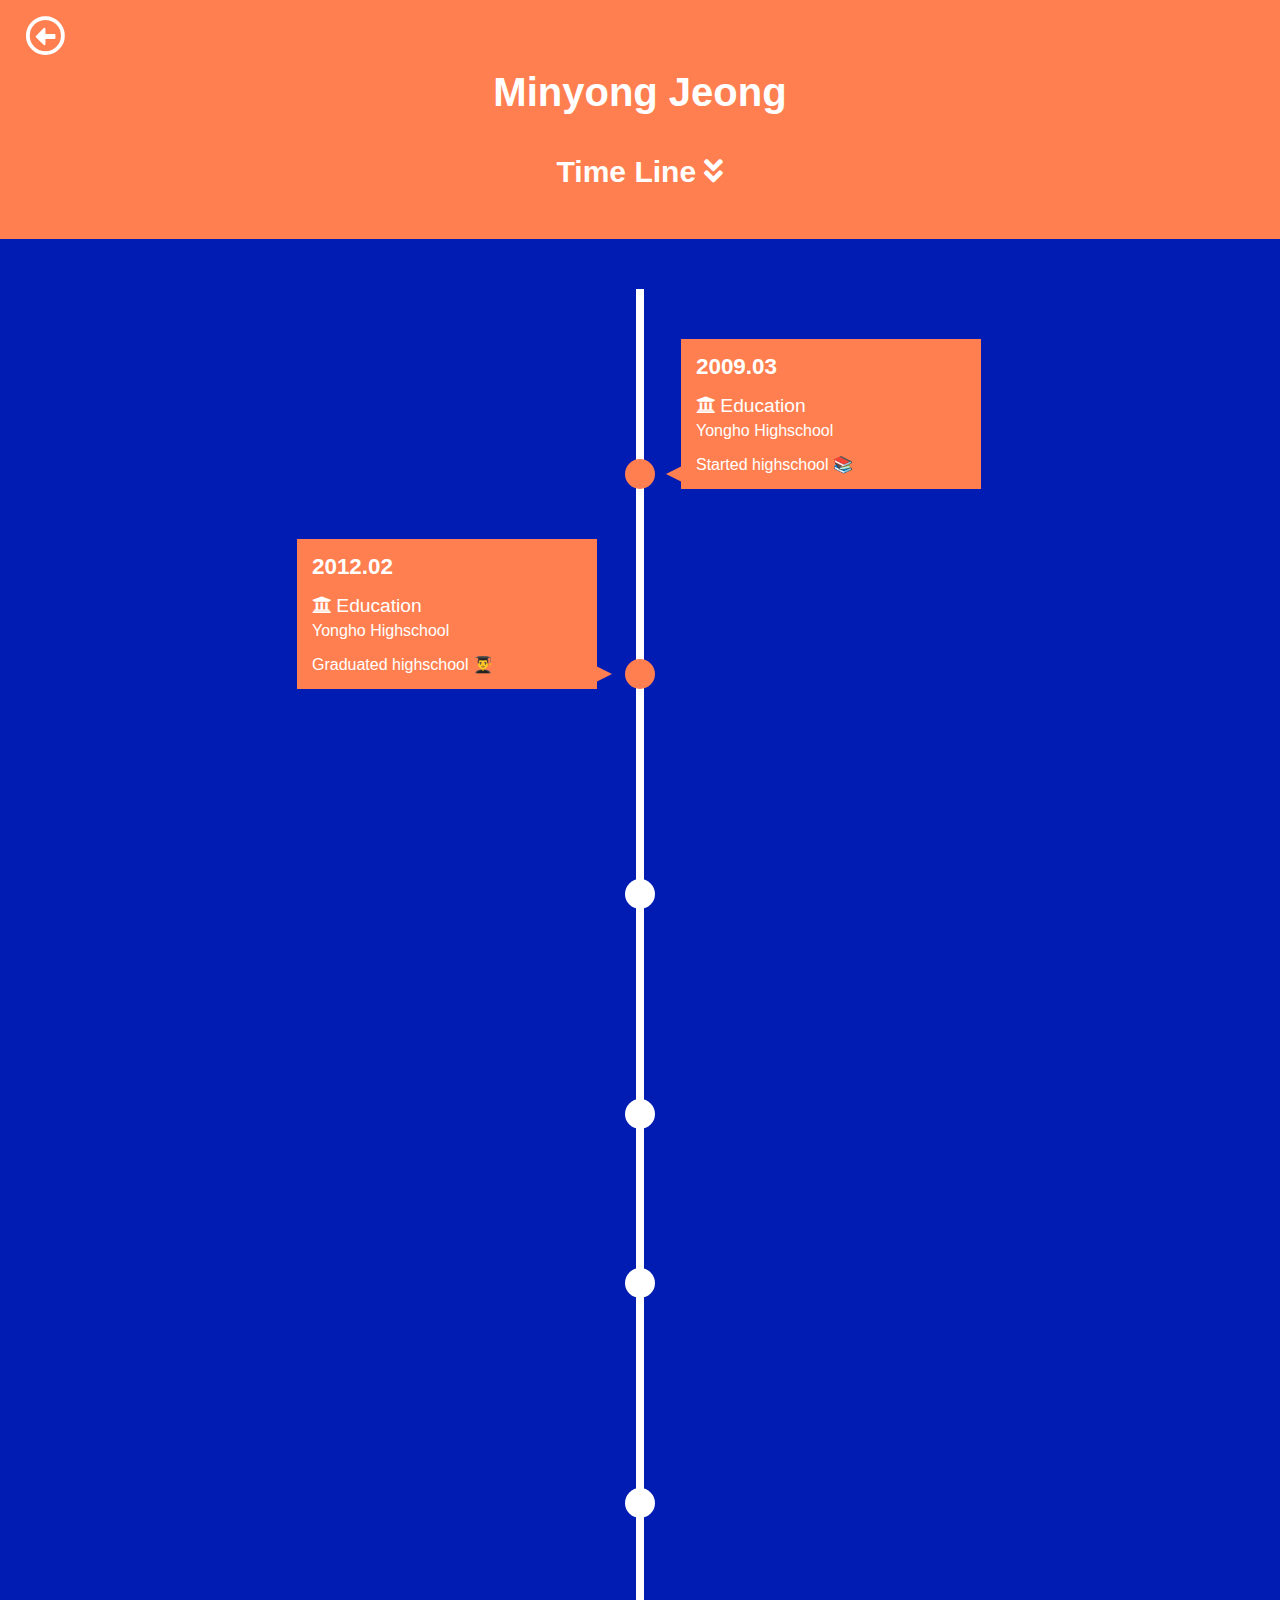
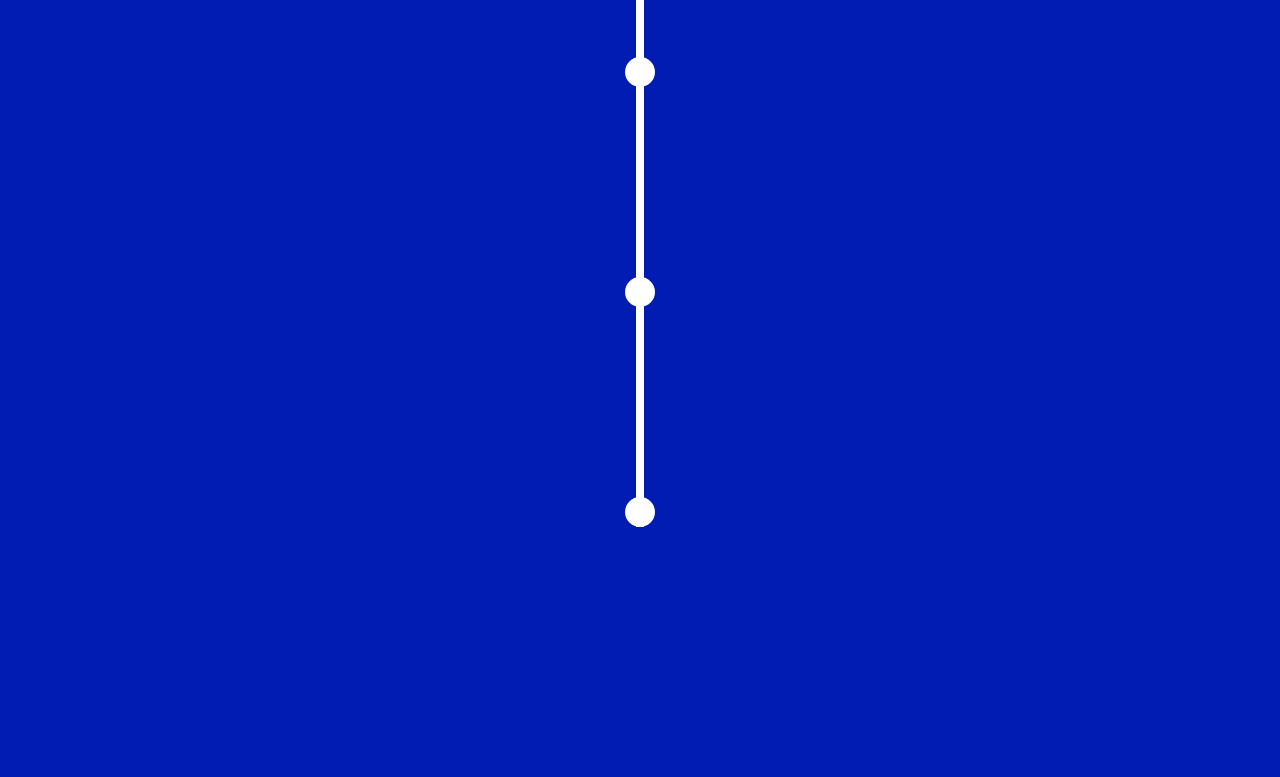
<file: profile.html>
<!DOCTYPE html>
<html>
<head>
    <meta charset="UTF-8">
    <meta name="viewport" content="width=device-width, initial-scale=1.0">
    <meta http-equiv="X-UA-Compatible" content="ie=edge">
    <!-- Global site tag (gtag.js) - Google Analytics -->
    <script async src="https://www.googletagmanager.com/gtag/js?id=UA-139695197-1"></script>
    <script>
        window.dataLayer = window.dataLayer || [];
        function gtag(){dataLayer.push(arguments);}
        gtag('js', new Date());
        gtag('config', 'UA-139695197-1');
    </script>
    <link rel="stylesheet" href="./css/fontawesome-free-5.1.0/css/all.min.css">
    <link rel="stylesheet" href="./css/profile.css">
    <title>Minyong Jeong</title>
</head>
<body>
    <a href="./index.html" id="home"><span><i class="far fa-arrow-alt-circle-left"></i></i></span></a>
    <section class="intro">
        <div class="container">
            <h1>Minyong Jeong</h1>
            <p id="timeline-title">Time Line <i class="fas fa-angle-double-down"></i></p>
        </div>
    </section>
      
    <section class="timeline">
        <ul>
            <li>
                <div>
                    <time>2009.03</time>
                    <p class="type"><i class="fas fa-university"></i> Education</i></p>
                    <p class="detail">Yongho Highschool</p>
                    <p class="summary">Started highschool 📚</p>
                </div>
            </li>
            <li>
                <div>
                    <time>2012.02</time>
                    <p class="type"><i class="fas fa-university"></i> Education</i></p>
                    <p class="detail">Yongho Highschool</p>
                    <p class="summary">Graduated highschool 👨‍🎓</p>
                </div>
            </li>
            <li>
                <div>
                    <time>2012.03</time>
                    <p class="type"><i class="fas fa-university"></i> Education</p>
                    <p class="detail">Yonsei University</p>
                    <p class="detail">Computer Engineering</p>
                    <p class="summary">Started university 📚</p>
                </div>
            </li>
            <li>
                <div>
                    <time>2013.07</time>
                    <p class="type"><i class="fas fa-laptop-code"></i> Experience</p>
                    <p class="detail">Republic Of Korea Air Force</p>
                    <p class="detail">Wired Communication Management</p>
                    <p class="summary">Started military service ⚔️</p>
                </div>
            </li>
            <li>
                <div>
                    <time>2014.06</time>
                    <p class="type"><i class="fas fa-certificate"></i> Certificate</p>
                    <p class="detail">Craftsman Communication Cable 👨‍🔧</p>
                </div>
            </li>
            <li>
                <div>
                    <time>2015.07</time>
                    <p class="type"><i class="fas fa-laptop-code"></i> Experience</p>
                    <p class="detail">Republic Of Korea Air Force</p>
                    <p class="detail">Wired Communication Management</p>
                    <p class="summary">Discharged from the military ⚔️</p>
                </div>
            </li>
            <li>
                <div>
                    <time>2017.11</time>
                    <p class="type"><i class="fas fa-certificate"></i> Certificate</p>
                    <p class="detail">Engineer Information Processing 💻</p>
                </div>
            </li>
            <li>
                <div>
                    <time>2018.02</time>
                    <p class="type"><i class="fas fa-university"></i> Education</p>
                    <p class="detail">Yonsei University</p>
                    <p class="detail">Computer Engineering</p>
                    <p class="summary">Graduated university 👨‍🎓</p>
                </div>
            </li>
            <li>
                <div>
                    <time>2018.7</time>
                    <p class="type"><i class="fas fa-laptop-code"></i> Experience</p>
                    <p class="detail">Samsung SDS</p>
                    <p class="detail">Software Engineer</p>
                    <p class="summary">Started new job 👨‍💻</p>
                </div>
            </li>
        </ul>
    </section>
    <script src="./js/profile.js"></script>
</body>
</html>
</file>
<file: css/profile.css>
*,
*::before,
*::after {
    margin: 0;
    padding: 0;
    box-sizing: border-box;
}

body {
    /* font-family: 'CARIBRI'; */
    font-family: Arial, Helvetica, sans-serif;
    background: #001CB3;
    color: #fff;
    overflow-x: hidden;
    padding-bottom: 200px;
}

#home {
    position: fixed;
    left: 25px;
    top: 15px;
    z-index: 1;
    font-size: 40px;
    text-decoration: none;
    color: white;
    text-align: center;
}

.intro {
    background: #FF7F50;
    padding: 70px 0 50px 0;
}

.container {
    width: 90%;
    max-width: 1200px;
    margin: 0 auto;
    text-align: center;
}

h1 {
    font-size: 2.5rem;
}

#timeline-title {
    margin-top: 40px;
    font-size: 30px;
    font-weight: 900;
}

.timeline ul {
    background: #001CB3;
    padding: 50px 0;
}

.timeline ul li {
    box-sizing: border-box;
    list-style-type: none;
    position: relative;
    width: 8px;
    margin: 0 auto;
    padding-top: 50px;
    background: #fff;
}

.timeline ul li::after {
    content: '';
    position: absolute;
    left: 50%;
    bottom: 0;
    transform: translateX(-50%);
    width: 30px;
    height: 30px;
    border-radius: 50%;
    background: inherit;
}

.timeline ul li div {
    position: relative;
    bottom: 0;
    width: 300px;
    padding: 15px;
    background: #FF7F50;
}

.timeline ul li div::before {
    content: '';
    position: absolute;
    bottom: 7px;
    width: 0;
    height: 0;
    border-style: solid;
}

.timeline ul li:nth-child(odd) div {
    left: 45px;
}

.timeline ul li:nth-child(odd) div::before {
    left: -15px;
    border-width: 8px 16px 8px 0;
    border-color: transparent #FF7F50 transparent transparent;
}

.timeline ul li:nth-child(even) div {
    /*300+45-6*/
    left: -339px;
}

.timeline ul li:nth-child(even) div::before {
    right: -15px;
    border-width: 8px 0 8px 16px;
    border-color: transparent transparent transparent #FF7F50;
}

time {
    display: block;
    font-size: 1.4rem;
    font-weight: bold;
    margin-bottom: 15px;
}

.type {
    display: block;
    font-size: 1.2rem;
    margin-bottom: 5px;
}

.detail {
    display: block;
    font-size: 1rem;
    margin-bottom: 2px;
}

.summary {
    display: block;
    font-size: 1rem;
    margin-top: 15px;
}

.timeline ul li::after {
    transition: background .5s ease-in-out;
}

.timeline ul li.in-view::after {
    background: #FF7F50;
}

.timeline ul li div {
    visibility: hidden;
    opacity: 0;
    transition: all .5s ease-in-out;
}

.timeline ul li.in-view div {
    transform: none;
    visibility: visible;
    opacity: 1;
}

@media screen and (max-width: 900px) {
    .timeline ul li div {
        width: 250px;
    }
    .timeline ul li:nth-child(even) div {
        left: -289px;
        /*250+45-6*/
    }
}

@media screen and (max-width: 600px) {
    .timeline ul li {
        margin-left: 20px;
    }
    .timeline ul li div {
        width: calc(100vw - 91px);
    }
    .timeline ul li:nth-child(even) div {
        left: 45px;
    }
    .timeline ul li:nth-child(even) div::before {
        left: -15px;
        border-width: 8px 16px 8px 0;
        border-color: transparent #FF7F50 transparent transparent;
    }
}
</file>
